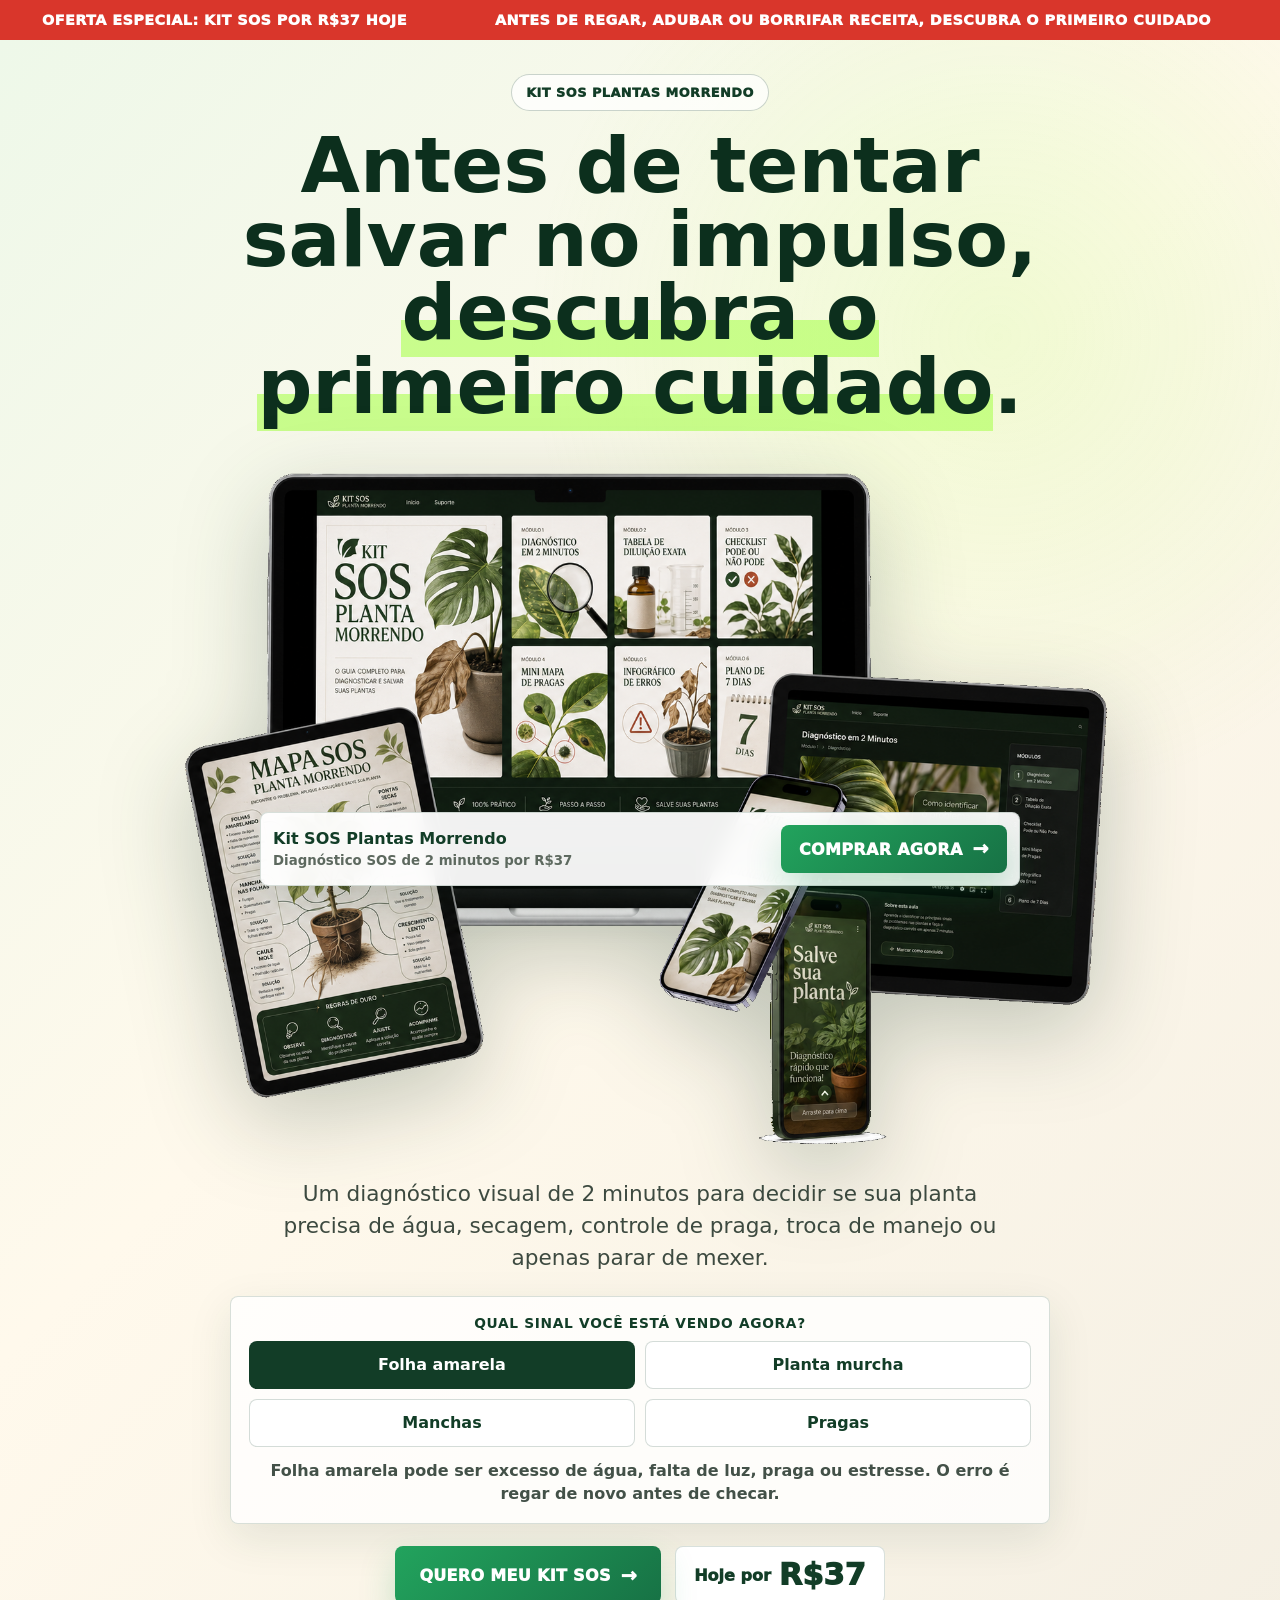
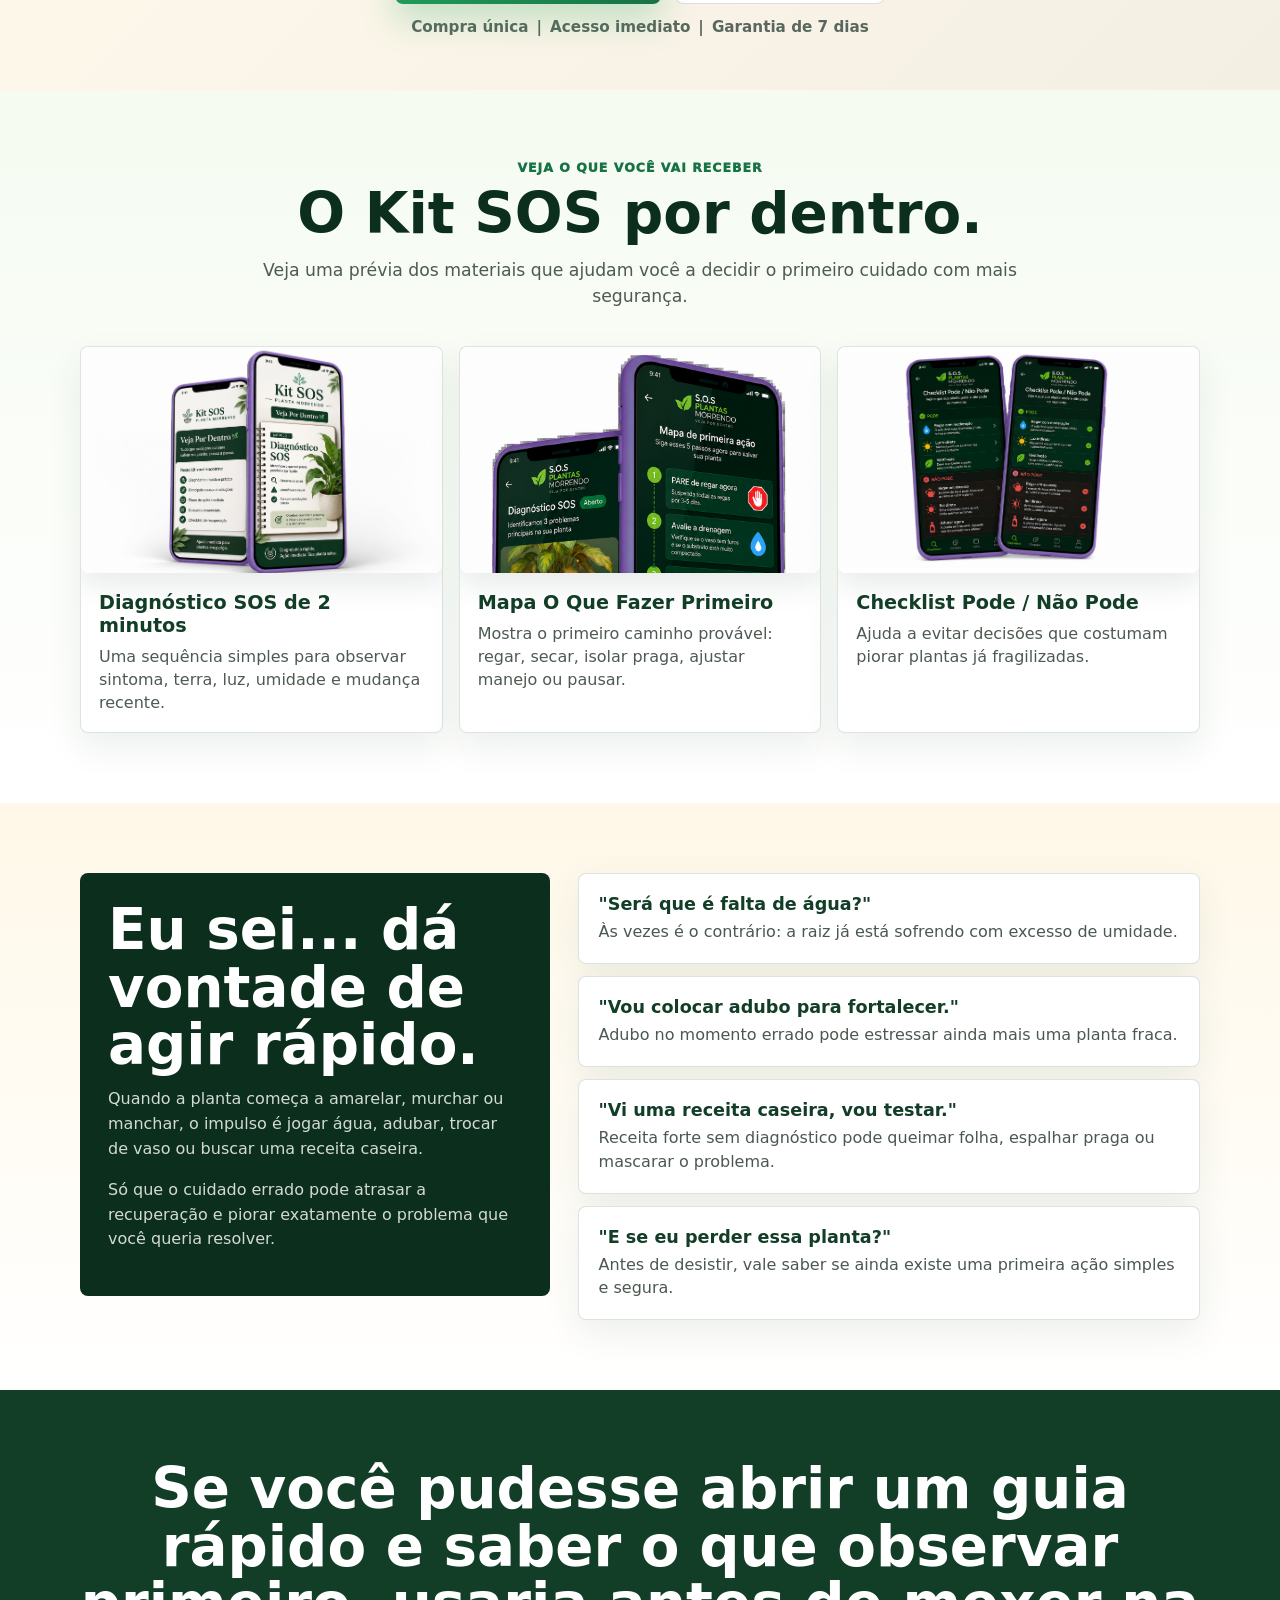
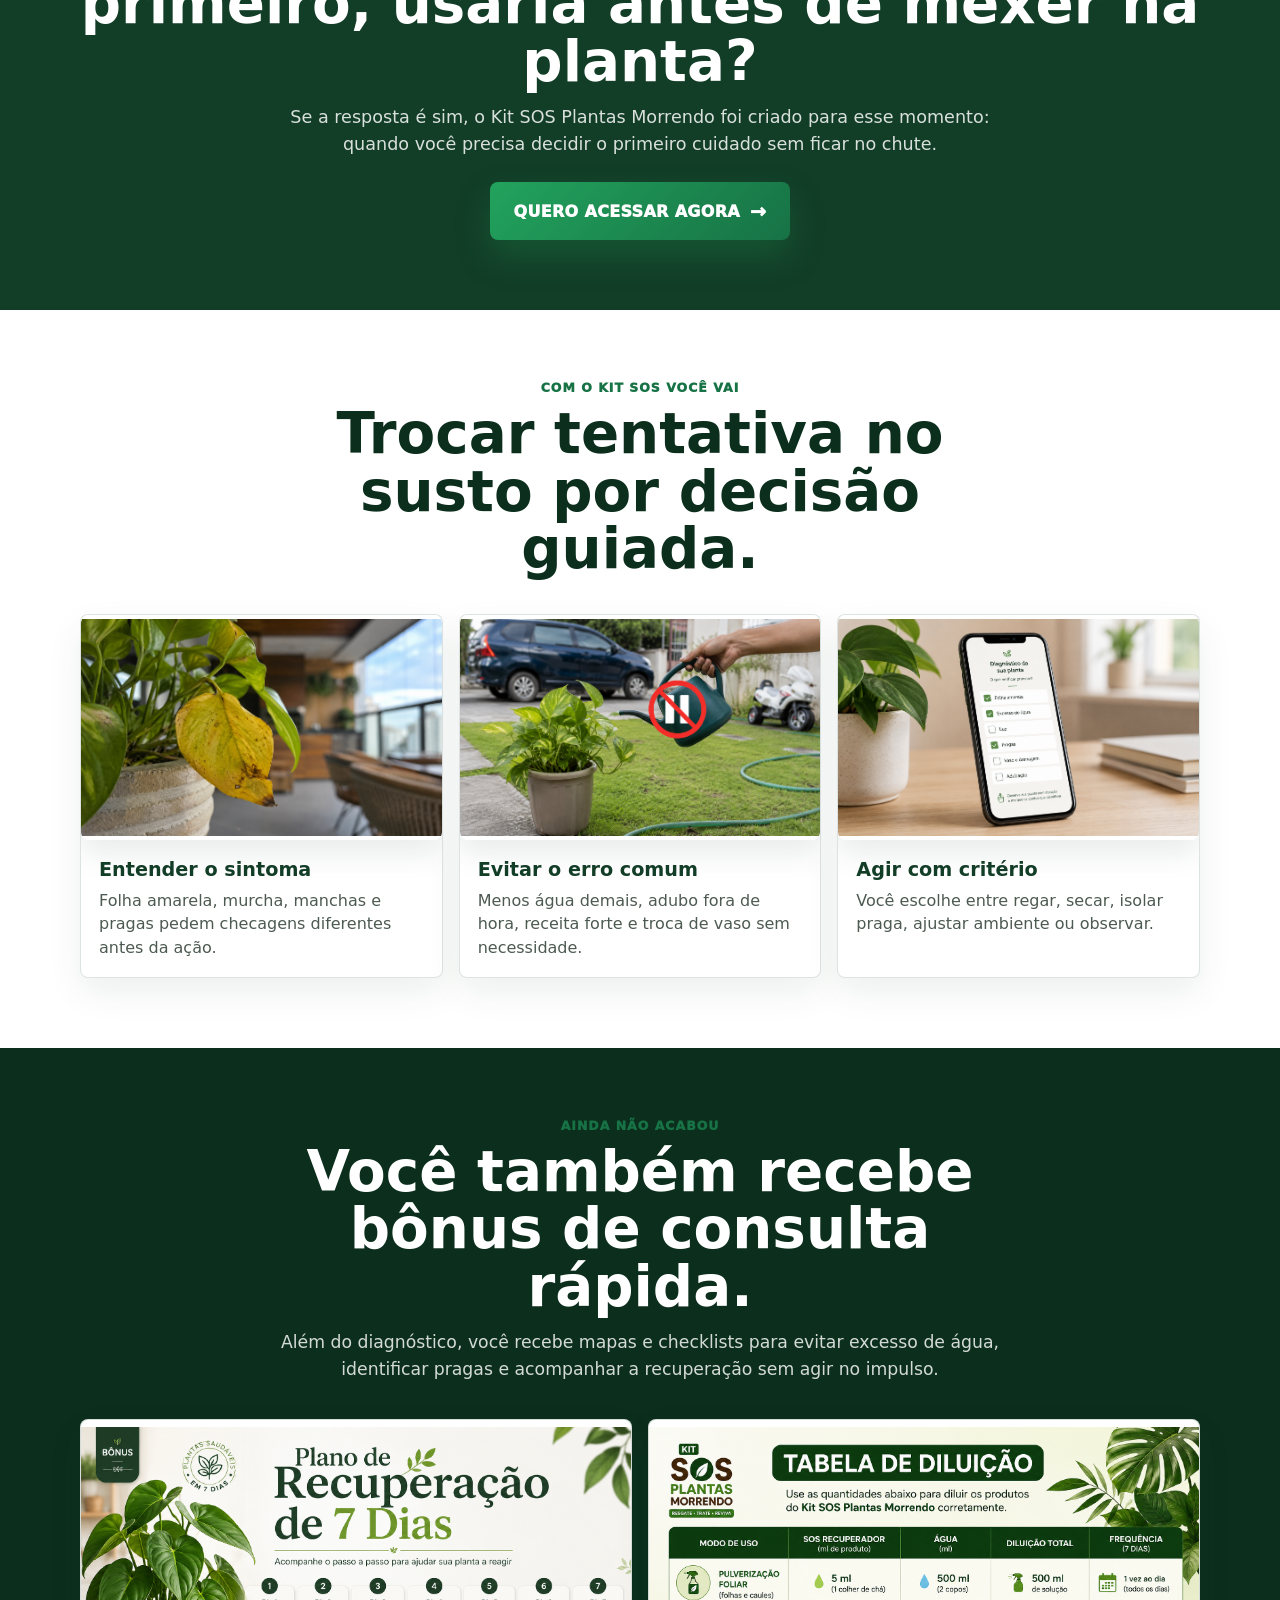
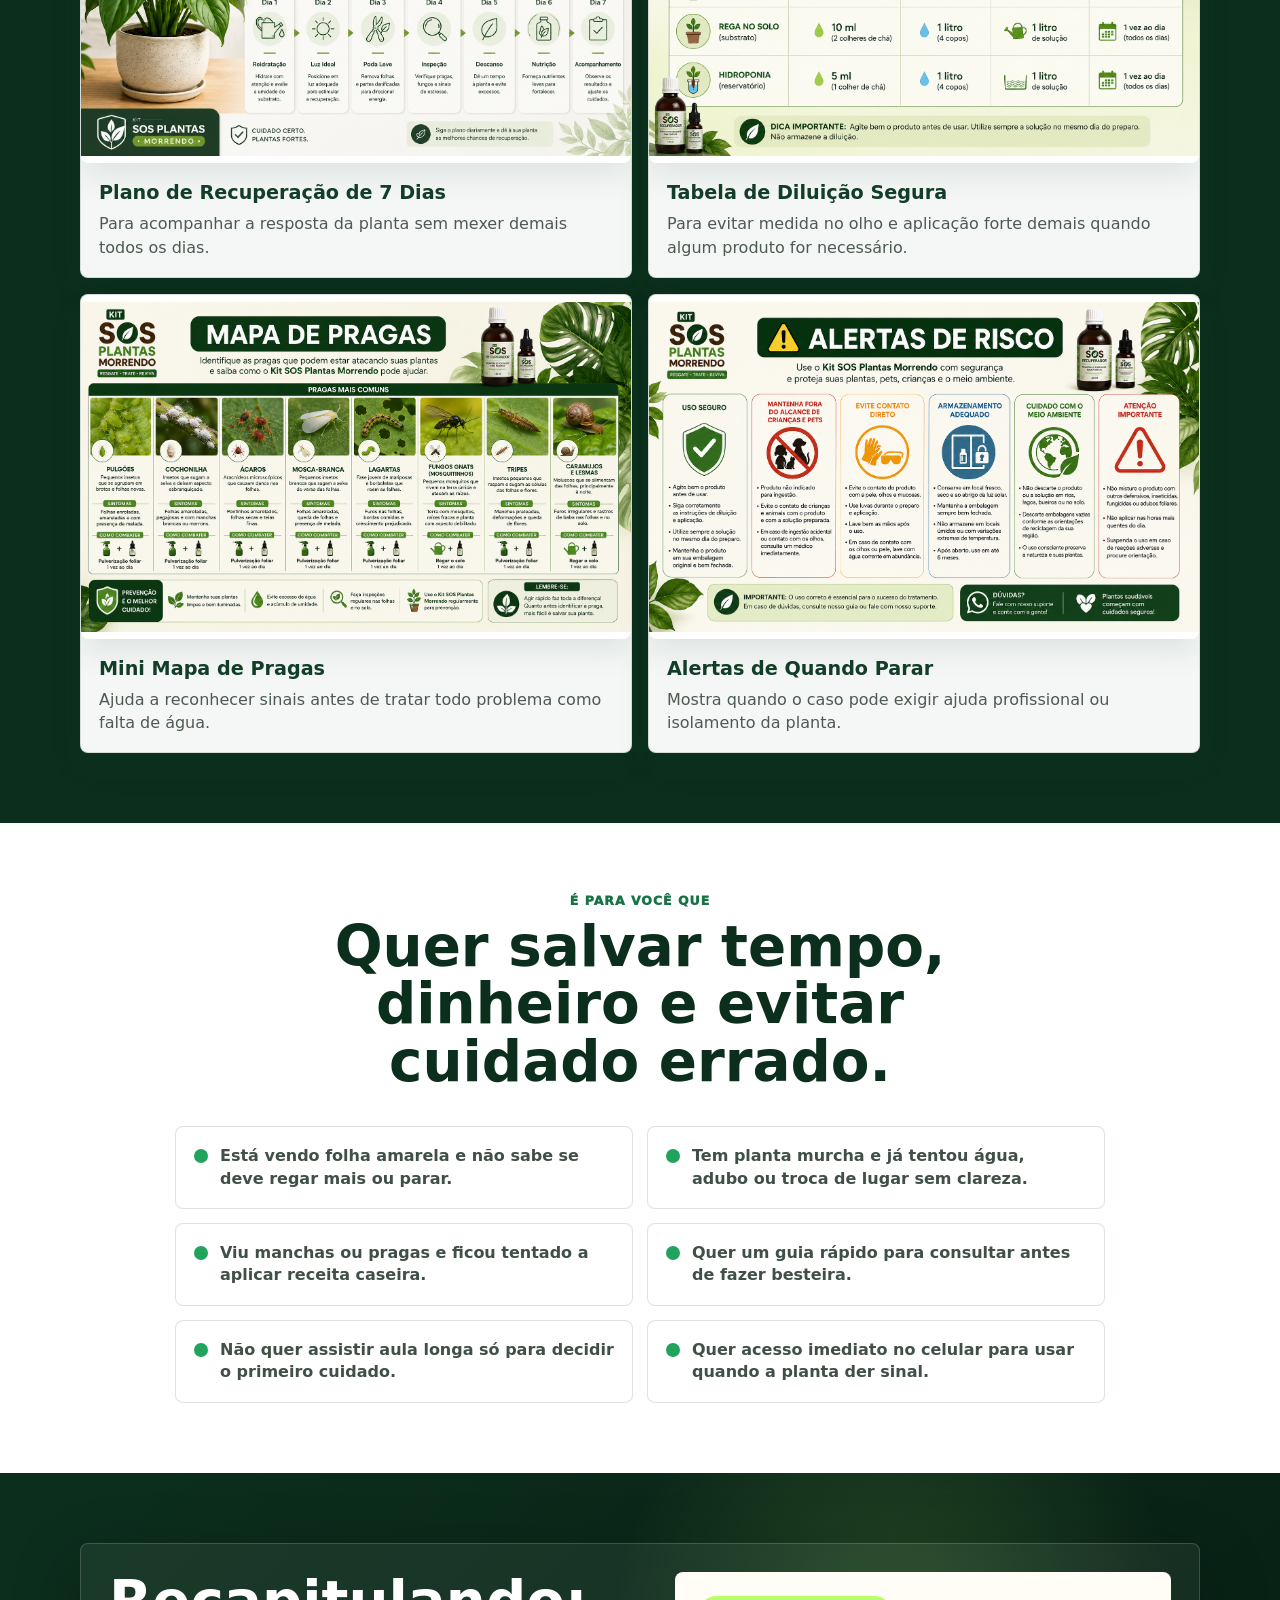
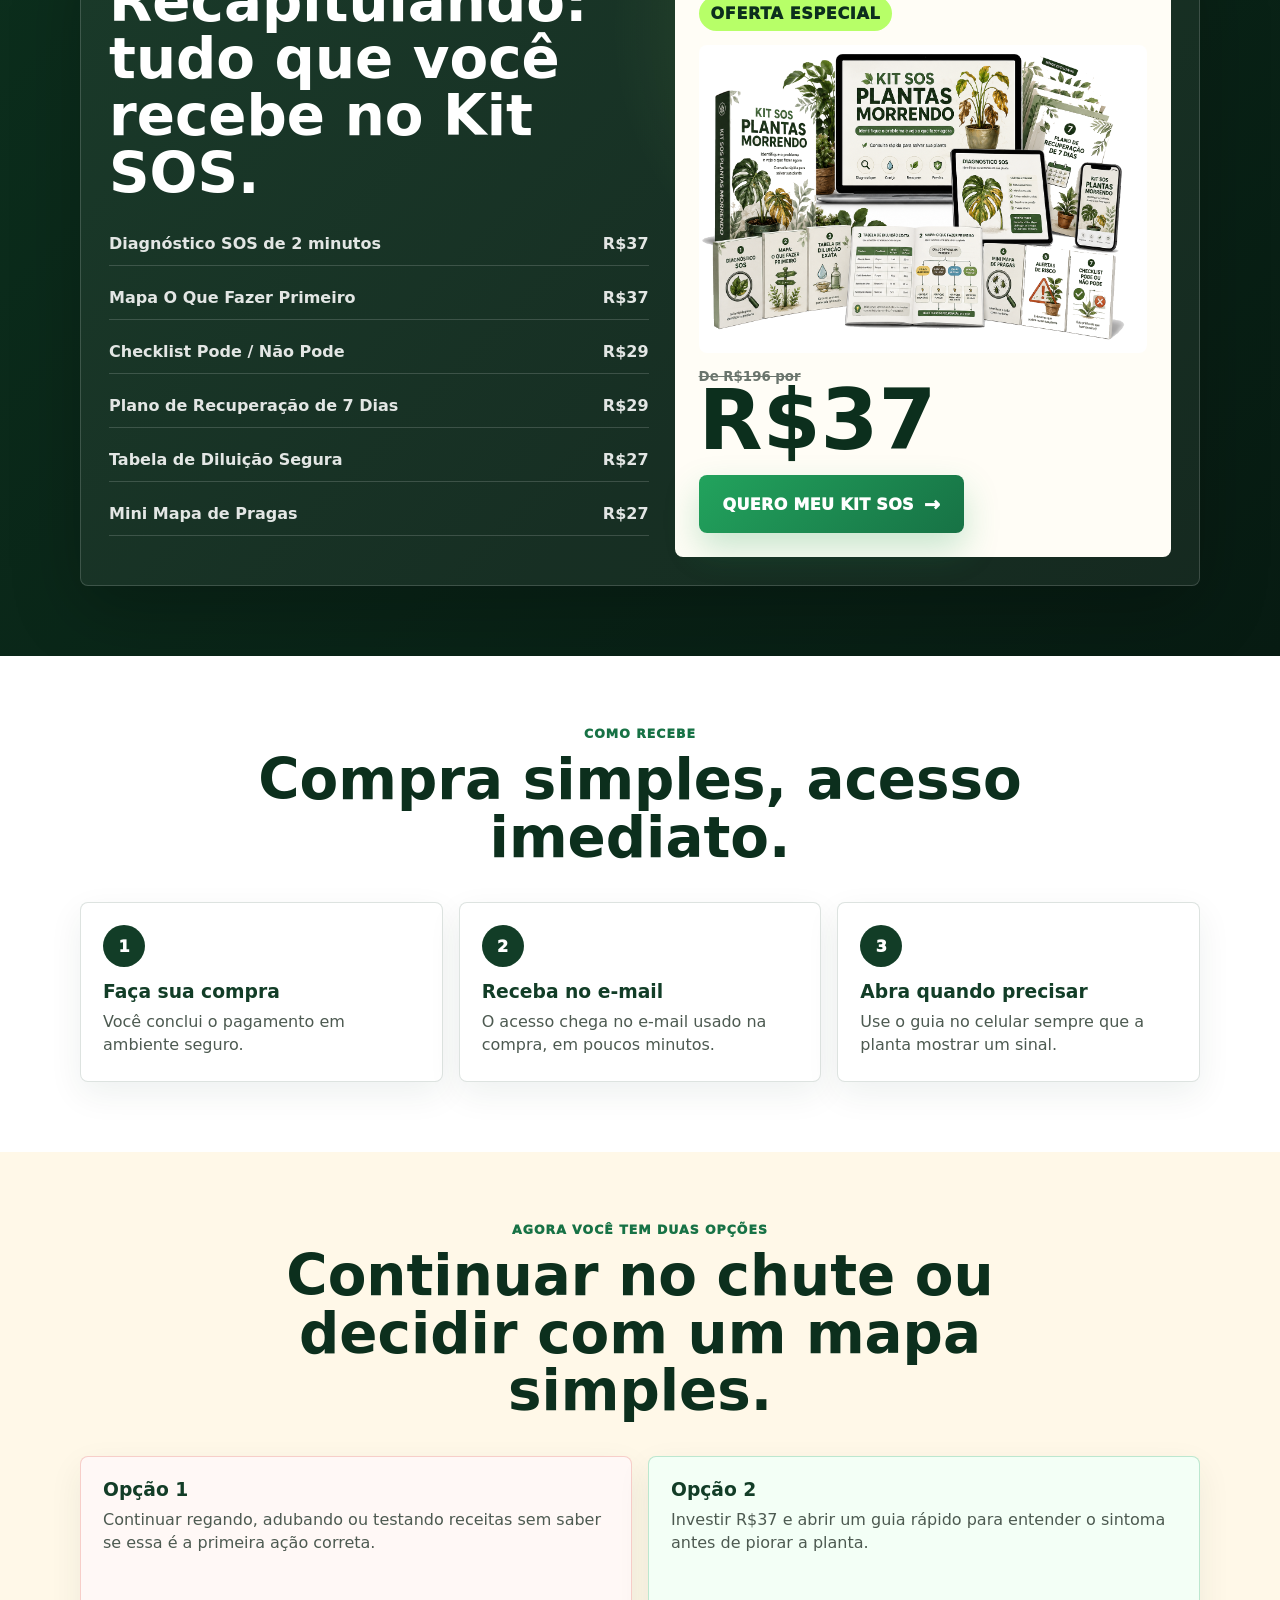
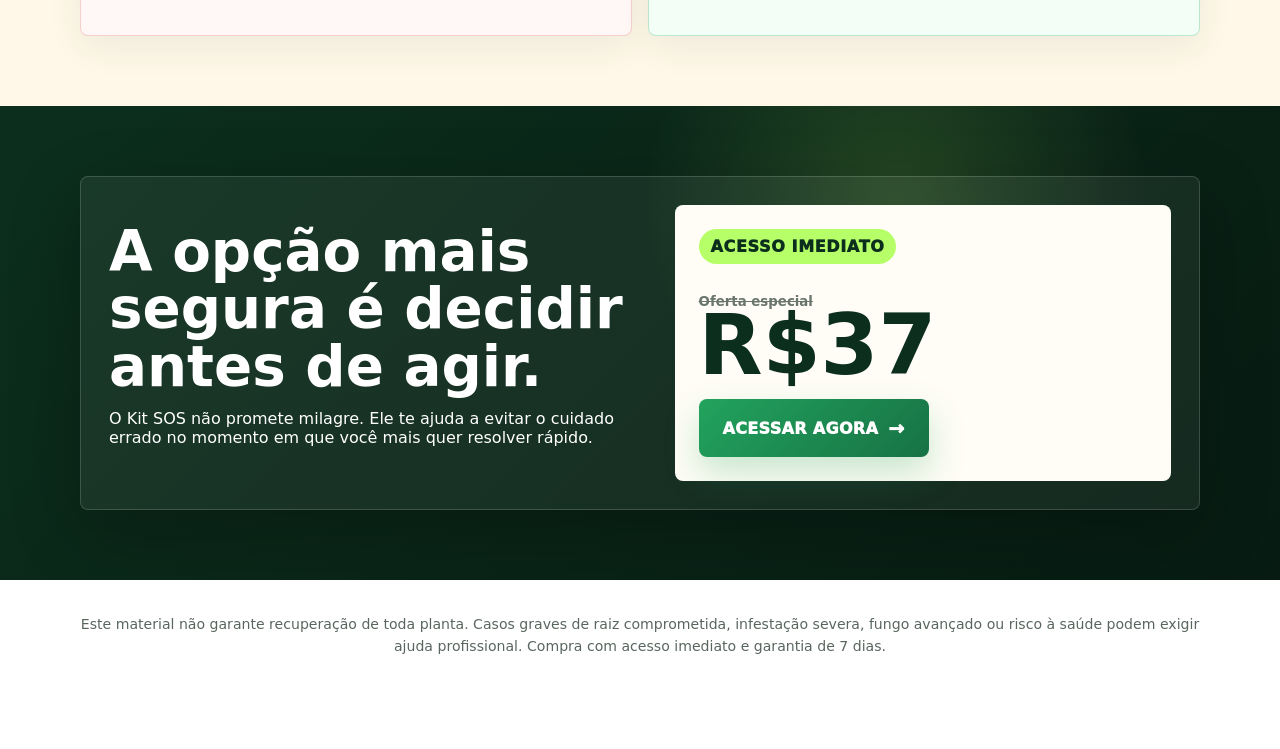
<file: index.html>
<!doctype html>
<html lang="pt-BR">
<head>
  <meta charset="utf-8" />
  <meta name="viewport" content="width=device-width, initial-scale=1" />
  <title>Kit SOS Plantas Morrendo | Diagnóstico SOS de 2 minutos</title>
  <meta name="description" content="Descubra o primeiro cuidado antes de piorar sua planta." />
  <style>
    :root {
      --green-950: #0c2f1d;
      --green-900: #123d27;
      --green-700: #177245;
      --green-500: #22a35d;
      --lime: #b7ff68;
      --cream: #fff8e8;
      --paper: #fffdf6;
      --sand: #eadcc4;
      --red: #d9362b;
      --yellow: #f7c948;
      --ink: #18231b;
      --muted: #657166;
      --line: rgba(12, 47, 29, .16);
      --shadow: 0 22px 70px rgba(12, 47, 29, .16);
      --radius: 8px;
      font-family: Inter, ui-sans-serif, system-ui, -apple-system, BlinkMacSystemFont, "Segoe UI", sans-serif;
    }

    * { box-sizing: border-box; }
    html { scroll-behavior: smooth; }
    body {
      margin: 0;
      color: var(--ink);
      background: var(--paper);
    }

    a { color: inherit; text-decoration: none; }
    button { font: inherit; }
    img { max-width: 100%; display: block; }

    .ticker {
      overflow: hidden;
      background: var(--red);
      color: #fff;
      font-size: .9rem;
      font-weight: 950;
      text-transform: uppercase;
      letter-spacing: .03em;
      white-space: nowrap;
    }

    .ticker-track {
      display: inline-flex;
      gap: 46px;
      min-width: 200%;
      padding: 12px 0;
      animation: ticker 25s linear infinite;
    }

    .ticker span { padding-left: 42px; }

    @keyframes ticker {
      from { transform: translateX(0); }
      to { transform: translateX(-50%); }
    }

    .wrap {
      width: min(1120px, calc(100% - 32px));
      margin: 0 auto;
    }

    .hero {
      overflow: hidden;
      background:
        radial-gradient(circle at 78% 18%, rgba(183, 255, 104, .20), transparent 28%),
        linear-gradient(135deg, #eef8e9 0%, #fff9ec 45%, #f4efe3 100%);
      padding: 34px 0 54px;
    }

    .hero-grid {
      display: grid;
      grid-template-columns: 1fr;
      gap: 24px;
      align-items: center;
      justify-items: center;
      text-align: center;
    }

    .hero-copy,
    .hero-action {
      width: min(820px, 100%);
    }

    .eyebrow {
      display: inline-flex;
      align-items: center;
      gap: 10px;
      padding: 10px 14px;
      border-radius: 999px;
      color: var(--green-900);
      border: 1px solid rgba(18, 61, 39, .22);
      background: rgba(255, 255, 255, .74);
      font-weight: 950;
      text-transform: uppercase;
      letter-spacing: .04em;
      font-size: .8rem;
    }

    h1, h2, h3, p { margin-top: 0; }

    h1 {
      margin: 18px 0 18px;
      max-width: 820px;
      font-size: clamp(2.45rem, 6vw, 5rem);
      line-height: .96;
      letter-spacing: 0;
      color: var(--green-950);
    }

    .highlight {
      display: inline;
      background: linear-gradient(transparent 58%, rgba(183, 255, 104, .72) 58%);
    }

    .hero-lead {
      color: #3d4a40;
      font-size: clamp(1.05rem, 2.2vw, 1.35rem);
      line-height: 1.48;
      max-width: 720px;
      margin: 0 auto 22px;
    }

    .hero-question {
      border: 1px solid rgba(18, 61, 39, .16);
      border-radius: var(--radius);
      background: rgba(255, 255, 255, .78);
      box-shadow: 0 14px 44px rgba(18, 61, 39, .10);
      padding: 18px;
      margin-bottom: 22px;
    }

    .hero-question strong {
      display: block;
      color: var(--green-900);
      margin-bottom: 10px;
      text-transform: uppercase;
      font-size: .86rem;
      letter-spacing: .05em;
    }

    .diagnostic-tabs {
      display: grid;
      grid-template-columns: repeat(2, 1fr);
      gap: 10px;
      margin-bottom: 12px;
    }

    .diagnostic-tabs button {
      min-height: 48px;
      border: 1px solid rgba(18, 61, 39, .18);
      border-radius: var(--radius);
      background: #fff;
      color: var(--green-900);
      font-weight: 900;
      cursor: pointer;
      transition: transform .18s ease, background .18s ease, color .18s ease;
    }

    .diagnostic-tabs button:hover { transform: translateY(-2px); }
    .diagnostic-tabs button.active {
      background: var(--green-900);
      color: #fff;
    }

    .diagnostic-answer {
      margin: 0;
      color: #435148;
      line-height: 1.45;
      font-weight: 650;
    }

    .mobile-diagnostic-answer {
      display: none;
    }

    .cta-row {
      display: flex;
      align-items: center;
      justify-content: center;
      gap: 14px;
      flex-wrap: wrap;
    }

    .btn {
      position: relative;
      isolation: isolate;
      overflow: hidden;
      display: inline-flex;
      align-items: center;
      justify-content: center;
      gap: 10px;
      min-height: 58px;
      padding: 0 24px;
      border: 0;
      border-radius: var(--radius);
      background: linear-gradient(135deg, var(--green-500), var(--green-700));
      color: #fff;
      font-weight: 1000;
      text-transform: uppercase;
      letter-spacing: .02em;
      box-shadow: 0 16px 34px rgba(34, 163, 93, .25);
      cursor: pointer;
      transform: translateY(0);
      transition:
        transform .18s ease,
        filter .18s ease,
        box-shadow .18s ease;
      animation: ctaPulse 2.8s ease-in-out infinite;
    }

    .btn::before {
      content: "";
      position: absolute;
      inset: -35% -55%;
      z-index: 0;
      background: linear-gradient(
        105deg,
        transparent 35%,
        rgba(255, 255, 255, .18) 46%,
        rgba(255, 255, 255, .42) 50%,
        rgba(255, 255, 255, .18) 54%,
        transparent 65%
      );
      transform: translateX(-80%) rotate(8deg);
      animation: ctaShine 3.4s linear infinite;
      pointer-events: none;
    }

    .btn::after {
      content: "\2192";
      position: relative;
      z-index: 1;
      font-size: 1.2em;
      line-height: 1;
      transform: translateX(0);
      transition: transform .18s ease;
    }

    .btn:hover {
      filter: brightness(1.06);
      transform: translateY(-2px);
      box-shadow: 0 22px 42px rgba(34, 163, 93, .34);
    }

    .btn:hover::after {
      transform: translateX(4px);
    }

    .btn:active {
      transform: translateY(0) scale(.98);
      box-shadow: 0 12px 24px rgba(34, 163, 93, .24);
    }

    @keyframes ctaPulse {
      0%, 100% {
        box-shadow: 0 16px 34px rgba(34, 163, 93, .25);
      }
      50% {
        box-shadow: 0 18px 42px rgba(183, 255, 104, .32);
      }
    }

    @keyframes ctaShine {
      0% { transform: translateX(-85%) rotate(8deg); }
      48%, 100% { transform: translateX(85%) rotate(8deg); }
    }

    @media (prefers-reduced-motion: reduce) {
      .btn,
      .btn::before {
        animation: none;
      }
    }

    .price-pill {
      display: inline-flex;
      align-items: center;
      gap: 8px;
      min-height: 58px;
      padding: 0 18px;
      border: 1px solid rgba(18, 61, 39, .16);
      border-radius: var(--radius);
      background: #fff;
      color: var(--green-900);
      font-weight: 950;
    }

    .price-pill span {
      font-size: 1.9rem;
      line-height: 1;
    }

    .trust-line {
      display: flex;
      gap: 8px;
      flex-wrap: wrap;
      justify-content: center;
      margin-top: 14px;
      color: #5a675e;
      font-weight: 780;
      font-size: .95rem;
    }

    .hero-visual {
      position: relative;
      width: min(940px, 100%);
      display: grid;
      place-items: center;
    }

    .mockup-placeholder {
      width: 100%;
      border-radius: var(--radius);
      overflow: hidden;
      filter: drop-shadow(0 28px 46px rgba(12, 47, 29, .24));
    }

    .hero-mockup-img {
      width: 100%;
      height: auto;
      display: block;
    }

    .floating-chip {
      position: absolute;
      width: min(220px, 42vw);
      padding: 14px;
      border-radius: var(--radius);
      background: rgba(255, 255, 255, .94);
      border: 1px solid rgba(18, 61, 39, .14);
      box-shadow: 0 14px 40px rgba(18, 61, 39, .12);
      color: var(--green-900);
      font-weight: 900;
      line-height: 1.2;
    }

    .chip-1 { top: 36px; left: 0; }
    .chip-2 { top: 90px; right: 0; }
    .chip-3 { bottom: 68px; left: 20px; }
    .chip-4 { bottom: 28px; right: 12px; }

    section { padding: 70px 0; }

    .section-head {
      text-align: center;
      max-width: 780px;
      margin: 0 auto 36px;
    }

    .tag {
      color: var(--green-700);
      text-transform: uppercase;
      font-weight: 1000;
      letter-spacing: .08em;
      font-size: .78rem;
      margin-bottom: 10px;
    }

    h2 {
      font-size: clamp(2rem, 4.4vw, 4rem);
      line-height: 1.02;
      letter-spacing: 0;
      color: var(--green-950);
      margin-bottom: 14px;
    }

    .section-head p {
      color: #4d5b52;
      line-height: 1.55;
      font-size: 1.08rem;
    }

    .proof {
      background: #fff;
    }

    .proof-grid {
      display: grid;
      grid-template-columns: repeat(3, 1fr);
      gap: 16px;
    }

    .image-placeholder,
    .mini-placeholder {
      display: grid;
      place-items: center;
      min-height: 220px;
      border: 2px dashed rgba(18, 61, 39, .28);
      border-radius: var(--radius);
      background: #f8fbf3;
      color: var(--green-900);
      text-align: center;
      padding: 18px;
      font-weight: 950;
      line-height: 1.25;
    }

    .image-placeholder.has-image,
    .mini-placeholder.has-image {
      min-height: 0;
      padding: 0;
      border: 0;
      overflow: hidden;
      background: #fff;
      box-shadow: 0 12px 30px rgba(18, 61, 39, .10);
    }

    .image-placeholder.has-image {
      aspect-ratio: 16 / 10;
    }

    .mini-placeholder.has-image {
      aspect-ratio: 16 / 10;
    }

    .image-placeholder.has-image img,
    .mini-placeholder.has-image img {
      width: 100%;
      height: 100%;
      object-fit: contain;
      display: block;
      background: #fff;
    }

    .mini-placeholder { min-height: 110px; }

    .pain {
      background:
        linear-gradient(180deg, var(--cream), #fff);
    }

    .pain-grid {
      display: grid;
      grid-template-columns: .86fr 1.14fr;
      gap: 28px;
      align-items: start;
    }

    .pain-card {
      border-radius: var(--radius);
      background: var(--green-950);
      color: #fff;
      padding: 28px;
      position: sticky;
      top: 22px;
    }

    .pain-card h2 { color: #fff; }
    .pain-card p {
      color: rgba(255, 255, 255, .82);
      line-height: 1.55;
    }

    .thoughts {
      display: grid;
      gap: 12px;
    }

    .thought {
      border: 1px solid rgba(18, 61, 39, .14);
      border-radius: var(--radius);
      background: #fff;
      padding: 20px;
      box-shadow: 0 12px 36px rgba(18, 61, 39, .08);
    }

    .thought strong {
      display: block;
      color: var(--green-900);
      margin-bottom: 6px;
      font-size: 1.1rem;
    }

    .thought p {
      margin: 0;
      color: #4b584f;
      line-height: 1.45;
    }

    .yes-block {
      background: var(--green-900);
      color: #fff;
      text-align: center;
    }

    .yes-block h2 { color: #fff; }
    .yes-block p {
      color: rgba(255, 255, 255, .84);
      max-width: 760px;
      margin: 0 auto 24px;
      line-height: 1.55;
      font-size: 1.1rem;
    }

    .benefits {
      background: #fff;
    }

    .benefit-grid,
    .deliver-grid {
      display: grid;
      grid-template-columns: repeat(3, 1fr);
      gap: 16px;
    }

    .benefit,
    .deliver,
    .bonus {
      border: 1px solid rgba(18, 61, 39, .14);
      border-radius: var(--radius);
      background: #fff;
      box-shadow: 0 14px 34px rgba(18, 61, 39, .08);
      overflow: hidden;
    }

    .benefit .body,
    .deliver .body,
    .bonus .body {
      padding: 18px;
    }

    .benefit h3,
    .deliver h3,
    .bonus h3 {
      color: var(--green-900);
      margin-bottom: 8px;
      font-size: 1.2rem;
    }

    .benefit p,
    .deliver p,
    .bonus p {
      color: #4d5a51;
      line-height: 1.45;
      margin: 0;
    }

    .deliverables {
      background: linear-gradient(180deg, #f5fbf1, #fff);
    }

    .more {
      background: var(--green-950);
      color: #fff;
    }

    .more h2 { color: #fff; }
    .more .section-head p { color: rgba(255, 255, 255, .82); }

    .bonus-grid {
      display: grid;
      grid-template-columns: repeat(2, 1fr);
      gap: 16px;
    }

    .bonus {
      background: rgba(255, 255, 255, .96);
    }

    .who {
      background: #fff;
    }

    .who-list {
      display: grid;
      grid-template-columns: repeat(2, 1fr);
      gap: 14px;
      max-width: 930px;
      margin: 0 auto;
    }

    .who-item {
      display: flex;
      gap: 12px;
      align-items: flex-start;
      border: 1px solid rgba(18, 61, 39, .14);
      border-radius: var(--radius);
      padding: 18px;
      background: #fff;
      color: #405047;
      font-weight: 760;
      line-height: 1.4;
    }

    .who-item::before {
      content: "";
      width: 14px;
      height: 14px;
      border-radius: 50%;
      background: var(--green-500);
      margin-top: 4px;
      flex: 0 0 auto;
    }

    .offer {
      background:
        radial-gradient(circle at 70% 20%, rgba(183, 255, 104, .16), transparent 26%),
        linear-gradient(135deg, var(--green-950), #071b12);
      color: #fff;
    }

    .offer-box {
      display: grid;
      grid-template-columns: 1fr .92fr;
      gap: 26px;
      align-items: center;
      border: 1px solid rgba(255, 255, 255, .16);
      border-radius: var(--radius);
      background: rgba(255, 255, 255, .06);
      padding: 28px;
      box-shadow: 0 22px 70px rgba(0, 0, 0, .24);
    }

    .offer h2 { color: #fff; }

    .value-stack {
      display: grid;
      gap: 10px;
      margin: 20px 0;
    }

    .value-row {
      display: grid;
      grid-template-columns: 1fr auto;
      gap: 12px;
      padding: 12px 0;
      border-bottom: 1px solid rgba(255, 255, 255, .16);
      color: rgba(255, 255, 255, .88);
      font-weight: 780;
    }

    .offer-card {
      background: var(--paper);
      color: var(--ink);
      border-radius: var(--radius);
      padding: 24px;
    }

    .offer-card .image-placeholder.has-image {
      aspect-ratio: 1511 / 1041;
      background: transparent;
      box-shadow: none;
    }

    .approved {
      display: inline-flex;
      align-items: center;
      padding: 8px 12px;
      border-radius: 999px;
      background: var(--lime);
      color: var(--green-950);
      text-transform: uppercase;
      font-weight: 1000;
      letter-spacing: .04em;
      margin-bottom: 14px;
    }

    .price {
      color: var(--green-950);
      margin: 16px 0;
    }

    .price small {
      display: block;
      color: #6a756d;
      font-weight: 850;
      text-decoration: line-through;
    }

    .price strong {
      display: block;
      font-size: clamp(3rem, 8vw, 5.2rem);
      line-height: .9;
    }

    .access {
      background: #fff;
    }

    .access-grid,
    .choice-grid {
      display: grid;
      grid-template-columns: repeat(3, 1fr);
      gap: 16px;
    }

    .access-card,
    .choice-card {
      border: 1px solid rgba(18, 61, 39, .14);
      border-radius: var(--radius);
      background: #fff;
      padding: 22px;
      min-height: 180px;
      box-shadow: 0 12px 34px rgba(18, 61, 39, .07);
    }

    .access-card .num {
      display: grid;
      width: 42px;
      height: 42px;
      place-items: center;
      border-radius: 50%;
      background: var(--green-900);
      color: #fff;
      font-weight: 1000;
      margin-bottom: 14px;
    }

    .access-card h3,
    .choice-card h3 {
      color: var(--green-900);
      margin-bottom: 8px;
    }

    .access-card p,
    .choice-card p {
      color: #4d5a51;
      line-height: 1.45;
      margin: 0;
    }

    .choices {
      background: var(--cream);
    }

    .choice-grid {
      grid-template-columns: repeat(2, 1fr);
    }

    .choice-card.bad {
      border-color: rgba(217, 54, 43, .22);
      background: #fff8f6;
    }

    .choice-card.good {
      border-color: rgba(34, 163, 93, .26);
      background: #f3fff6;
    }

    .footer-note {
      padding: 34px 0 92px;
      color: #59665e;
      background: #fff;
      font-size: .88rem;
      line-height: 1.5;
      text-align: center;
    }

    .sticky {
      position: fixed;
      z-index: 20;
      left: 50%;
      bottom: 14px;
      width: min(760px, calc(100% - 24px));
      transform: translateX(-50%);
      display: grid;
      grid-template-columns: 1fr auto;
      gap: 14px;
      align-items: center;
      padding: 12px;
      border: 1px solid rgba(18, 61, 39, .16);
      border-radius: var(--radius);
      background: rgba(255, 255, 255, .94);
      box-shadow: 0 18px 48px rgba(12, 47, 29, .18);
      backdrop-filter: blur(10px);
    }

    .sticky strong {
      display: block;
      color: var(--green-900);
      margin-bottom: 2px;
    }

    .sticky small {
      color: #5d695f;
      font-weight: 760;
    }

    .sticky .btn { min-height: 48px; padding: 0 18px; }

    .purchase-pop {
      position: fixed;
      z-index: 21;
      left: 18px;
      bottom: 102px;
      width: min(360px, calc(100% - 36px));
      display: grid;
      grid-template-columns: 46px 1fr auto;
      gap: 12px;
      align-items: center;
      padding: 12px;
      border: 1px solid rgba(18, 61, 39, .14);
      border-radius: var(--radius);
      background: rgba(255, 255, 255, .96);
      box-shadow: 0 18px 48px rgba(12, 47, 29, .18);
      backdrop-filter: blur(12px);
      transform: translateY(18px);
      opacity: 0;
      pointer-events: none;
      transition: transform .28s ease, opacity .28s ease;
    }

    .purchase-pop.show {
      transform: translateY(0);
      opacity: 1;
      pointer-events: auto;
    }

    .purchase-icon {
      display: grid;
      place-items: center;
      width: 46px;
      height: 46px;
      border-radius: 50%;
      background: linear-gradient(135deg, var(--green-500), var(--green-700));
      color: #fff;
      font-weight: 1000;
      box-shadow: 0 10px 24px rgba(34, 163, 93, .24);
    }

    .purchase-copy strong {
      display: block;
      color: var(--green-950);
      line-height: 1.15;
      margin-bottom: 3px;
    }

    .purchase-copy span {
      display: block;
      color: #5c685f;
      font-size: .88rem;
      font-weight: 750;
      line-height: 1.25;
    }

    .purchase-close {
      width: 30px;
      height: 30px;
      border: 0;
      border-radius: 50%;
      background: #eef5ea;
      color: var(--green-900);
      cursor: pointer;
      font-weight: 1000;
    }

    @media (max-width: 940px) {
      .pain-grid,
      .offer-box {
        grid-template-columns: 1fr;
      }

      .proof-grid,
      .benefit-grid,
      .deliver-grid,
      .access-grid {
        grid-template-columns: 1fr;
      }
    }

    @media (max-width: 680px) {
      .wrap { width: min(100% - 22px, 1120px); }
      .hero { padding-top: 26px; }
      h1 { font-size: clamp(2.5rem, 12vw, 4.1rem); }
      .diagnostic-tabs,
      .bonus-grid,
      .who-list,
      .choice-grid {
        grid-template-columns: 1fr;
      }
      .diagnostic-tabs {
        margin-bottom: 0;
      }
      .diagnostic-answer {
        display: none;
      }
      .mobile-diagnostic-answer {
        display: none;
        margin: -2px 0 4px;
        padding: 12px;
        border: 1px solid rgba(18, 61, 39, .12);
        border-radius: var(--radius);
        background: #f6fbf2;
        color: #435148;
        line-height: 1.45;
        font-weight: 650;
        text-align: left;
      }
      .mobile-diagnostic-answer.active {
        display: block;
      }
      .cta-row { display: grid; }
      .btn, .price-pill { width: 100%; }
      .mockup-placeholder {
        width: min(100%, 420px);
      }
      .floating-chip {
        position: absolute;
        width: min(168px, 45vw);
        padding: 10px;
        font-size: .78rem;
      }
      .chip-1 { top: 24px; left: 0; }
      .chip-2 { top: 78px; right: 0; }
      .chip-3 { bottom: 86px; left: 4px; }
      .chip-4 { bottom: 28px; right: 0; }
      section { padding: 54px 0; }
      .sticky { grid-template-columns: 1fr; }
      .purchase-pop {
        left: 12px;
        bottom: 142px;
        width: calc(100% - 24px);
      }
    }
  </style>
    <script src="tracking.js?v=20260615-events-fix1"></script>
</head>
<body>
  <noscript>
    <img height="1" width="1" style="display:none" alt=""
      src="https://www.facebook.com/tr?id=1805622896407631&ev=PageView&noscript=1" />
  </noscript>
  <div class="ticker">
    <div class="ticker-track">
      <span>Oferta especial: Kit SOS por R$37 hoje</span>
      <span>Antes de regar, adubar ou borrifar receita, descubra o primeiro cuidado</span>
      <span>Acesso imediato e garantia de 7 dias</span>
      <span>Oferta especial: Kit SOS por R$37 hoje</span>
      <span>Antes de regar, adubar ou borrifar receita, descubra o primeiro cuidado</span>
      <span>Acesso imediato e garantia de 7 dias</span>
    </div>
  </div>

  <header class="hero">
    <div class="wrap hero-grid">
      <div class="hero-copy">
        <span class="eyebrow">Kit SOS Plantas Morrendo</span>
        <h1>Antes de tentar salvar no impulso, <span class="highlight">descubra o primeiro cuidado</span>.</h1>
      </div>

      <div class="hero-visual">
        <div class="mockup-placeholder">
          <img class="hero-mockup-img" src="assets/kit-sos-hero-mockup-transparent.png" alt="Mockup do Kit SOS Plantas Morrendo com celular, páginas do diagnóstico e materiais de apoio" />
        </div>
      </div>

      <div class="hero-action">
        <p class="hero-lead">
          Um diagnóstico visual de 2 minutos para decidir se sua planta precisa de água,
          secagem, controle de praga, troca de manejo ou apenas parar de mexer.
        </p>

        <div class="hero-question">
          <strong>Qual sinal você está vendo agora?</strong>
          <div class="diagnostic-tabs">
            <button class="active" type="button" data-signal="yellow">Folha amarela</button>
            <p class="mobile-diagnostic-answer active" data-mobile-answer="yellow"></p>
            <button type="button" data-signal="wilted">Planta murcha</button>
            <p class="mobile-diagnostic-answer" data-mobile-answer="wilted"></p>
            <button type="button" data-signal="spots">Manchas</button>
            <p class="mobile-diagnostic-answer" data-mobile-answer="spots"></p>
            <button type="button" data-signal="pests">Pragas</button>
            <p class="mobile-diagnostic-answer" data-mobile-answer="pests"></p>
          </div>
          <p class="diagnostic-answer" id="diagnostic-answer">
            Folha amarela pode ser excesso de água, falta de luz, praga ou estresse. O erro é regar de novo antes de checar.
          </p>
        </div>

        <div class="cta-row">
          <a class="btn checkout-link" href="https://pay.hotmart.com/I105969372T?checkoutMode=10" data-checkout-source="hero">Quero meu Kit SOS</a>
          <div class="price-pill">Hoje por <span>R$37</span></div>
        </div>
        <div class="trust-line">
          <span>Compra única</span>
          <span>|</span>
          <span>Acesso imediato</span>
          <span>|</span>
          <span>Garantia de 7 dias</span>
        </div>
      </div>
    </div>
  </header>

  <section class="proof deliverables">
    <div class="wrap">
      <div class="section-head">
        <div class="tag">Veja o que você vai receber</div>
        <h2>O Kit SOS por dentro.</h2>
        <p>Veja uma prévia dos materiais que ajudam você a decidir o primeiro cuidado com mais segurança.</p>
      </div>
      <div class="deliver-grid">
        <article class="deliver">
          <div class="mini-placeholder has-image">
            <img src="assets/kit-sos-preview-diagnostico.png" alt="Página do Diagnóstico SOS" />
          </div>
          <div class="body">
            <h3>Diagnóstico SOS de 2 minutos</h3>
            <p>Uma sequência simples para observar sintoma, terra, luz, umidade e mudança recente.</p>
          </div>
        </article>
        <article class="deliver">
          <div class="mini-placeholder has-image">
            <img src="assets/kit-sos-preview-mapa-acao.png" alt="Mapa de primeira ação do Kit SOS" />
          </div>
          <div class="body">
            <h3>Mapa O Que Fazer Primeiro</h3>
            <p>Mostra o primeiro caminho provável: regar, secar, isolar praga, ajustar manejo ou pausar.</p>
          </div>
        </article>
        <article class="deliver">
          <div class="mini-placeholder has-image">
            <img src="assets/kit-sos-preview-checklist.png" alt="Checklist Pode e Não Pode do Kit SOS" />
          </div>
          <div class="body">
            <h3>Checklist Pode / Não Pode</h3>
            <p>Ajuda a evitar decisões que costumam piorar plantas já fragilizadas.</p>
          </div>
        </article>
      </div>
    </div>
  </section>

  <section class="pain">
    <div class="wrap pain-grid">
      <div class="pain-card">
        <h2>Eu sei... dá vontade de agir rápido.</h2>
        <p>
          Quando a planta começa a amarelar, murchar ou manchar, o impulso é jogar água,
          adubar, trocar de vaso ou buscar uma receita caseira.
        </p>
        <p>
          Só que o cuidado errado pode atrasar a recuperação e piorar exatamente o problema que você queria resolver.
        </p>
      </div>
      <div class="thoughts">
        <div class="thought">
          <strong>"Será que é falta de água?"</strong>
          <p>Às vezes é o contrário: a raiz já está sofrendo com excesso de umidade.</p>
        </div>
        <div class="thought">
          <strong>"Vou colocar adubo para fortalecer."</strong>
          <p>Adubo no momento errado pode estressar ainda mais uma planta fraca.</p>
        </div>
        <div class="thought">
          <strong>"Vi uma receita caseira, vou testar."</strong>
          <p>Receita forte sem diagnóstico pode queimar folha, espalhar praga ou mascarar o problema.</p>
        </div>
        <div class="thought">
          <strong>"E se eu perder essa planta?"</strong>
          <p>Antes de desistir, vale saber se ainda existe uma primeira ação simples e segura.</p>
        </div>
      </div>
    </div>
  </section>

  <section class="yes-block">
    <div class="wrap">
      <h2>Se você pudesse abrir um guia rápido e saber o que observar primeiro, usaria antes de mexer na planta?</h2>
      <p>
        Se a resposta é sim, o Kit SOS Plantas Morrendo foi criado para esse momento:
        quando você precisa decidir o primeiro cuidado sem ficar no chute.
      </p>
      <a class="btn checkout-link" href="https://pay.hotmart.com/I105969372T?checkoutMode=10" data-checkout-source="yes">Quero acessar agora</a>
    </div>
  </section>

  <section class="benefits">
    <div class="wrap">
      <div class="section-head">
        <div class="tag">Com o Kit SOS você vai</div>
        <h2>Trocar tentativa no susto por decisão guiada.</h2>
      </div>
      <div class="benefit-grid">
        <article class="benefit">
          <div class="mini-placeholder has-image">
            <img src="assets/kit-sos-benefit-folha-amarela.png" alt="Folha amarela em planta dentro de casa" />
          </div>
          <div class="body">
            <h3>Entender o sintoma</h3>
            <p>Folha amarela, murcha, manchas e pragas pedem checagens diferentes antes da ação.</p>
          </div>
        </article>
        <article class="benefit">
          <div class="mini-placeholder has-image">
            <img src="assets/kit-sos-benefit-pausar-rega.png" alt="Pessoa pausando a rega antes de diagnosticar a planta" />
          </div>
          <div class="body">
            <h3>Evitar o erro comum</h3>
            <p>Menos água demais, adubo fora de hora, receita forte e troca de vaso sem necessidade.</p>
          </div>
        </article>
        <article class="benefit">
          <div class="mini-placeholder has-image">
            <img src="assets/kit-sos-benefit-diagnostico-celular.png" alt="Diagnóstico da planta aberto no celular" />
          </div>
          <div class="body">
            <h3>Agir com critério</h3>
            <p>Você escolhe entre regar, secar, isolar praga, ajustar ambiente ou observar.</p>
          </div>
        </article>
      </div>
    </div>
  </section>

  <section class="more">
    <div class="wrap">
      <div class="section-head">
        <div class="tag">Ainda não acabou</div>
        <h2>Você também recebe bônus de consulta rápida.</h2>
        <p>Além do diagnóstico, você recebe mapas e checklists para evitar excesso de água, identificar pragas e acompanhar a recuperação sem agir no impulso.</p>
      </div>
      <div class="bonus-grid">
        <article class="bonus">
          <div class="mini-placeholder has-image">
            <img src="assets/kit-sos-bonus-plano-7-dias.png" alt="Plano de recuperação de 7 dias do Kit SOS" />
          </div>
          <div class="body">
            <h3>Plano de Recuperação de 7 Dias</h3>
            <p>Para acompanhar a resposta da planta sem mexer demais todos os dias.</p>
          </div>
        </article>
        <article class="bonus">
          <div class="mini-placeholder has-image">
            <img src="assets/kit-sos-bonus-tabela-diluicao.png" alt="Tabela de diluição segura do Kit SOS" />
          </div>
          <div class="body">
            <h3>Tabela de Diluição Segura</h3>
            <p>Para evitar medida no olho e aplicação forte demais quando algum produto for necessário.</p>
          </div>
        </article>
        <article class="bonus">
          <div class="mini-placeholder has-image">
            <img src="assets/kit-sos-bonus-mapa-pragas.png" alt="Mini mapa de pragas do Kit SOS" />
          </div>
          <div class="body">
            <h3>Mini Mapa de Pragas</h3>
            <p>Ajuda a reconhecer sinais antes de tratar todo problema como falta de água.</p>
          </div>
        </article>
        <article class="bonus">
          <div class="mini-placeholder has-image">
            <img src="assets/kit-sos-bonus-alertas-risco.png" alt="Alertas de risco para uso seguro do Kit SOS" />
          </div>
          <div class="body">
            <h3>Alertas de Quando Parar</h3>
            <p>Mostra quando o caso pode exigir ajuda profissional ou isolamento da planta.</p>
          </div>
        </article>
      </div>
    </div>
  </section>

  <section class="who">
    <div class="wrap">
      <div class="section-head">
        <div class="tag">É para você que</div>
        <h2>Quer salvar tempo, dinheiro e evitar cuidado errado.</h2>
      </div>
      <div class="who-list">
        <div class="who-item">Está vendo folha amarela e não sabe se deve regar mais ou parar.</div>
        <div class="who-item">Tem planta murcha e já tentou água, adubo ou troca de lugar sem clareza.</div>
        <div class="who-item">Viu manchas ou pragas e ficou tentado a aplicar receita caseira.</div>
        <div class="who-item">Quer um guia rápido para consultar antes de fazer besteira.</div>
        <div class="who-item">Não quer assistir aula longa só para decidir o primeiro cuidado.</div>
        <div class="who-item">Quer acesso imediato no celular para usar quando a planta der sinal.</div>
      </div>
    </div>
  </section>

  <section class="offer" id="oferta">
    <div class="wrap offer-box">
      <div>
        <h2>Recapitulando: tudo que você recebe no Kit SOS.</h2>
        <div class="value-stack">
          <div class="value-row"><span>Diagnóstico SOS de 2 minutos</span><strong>R$37</strong></div>
          <div class="value-row"><span>Mapa O Que Fazer Primeiro</span><strong>R$37</strong></div>
          <div class="value-row"><span>Checklist Pode / Não Pode</span><strong>R$29</strong></div>
          <div class="value-row"><span>Plano de Recuperação de 7 Dias</span><strong>R$29</strong></div>
          <div class="value-row"><span>Tabela de Diluição Segura</span><strong>R$27</strong></div>
          <div class="value-row"><span>Mini Mapa de Pragas</span><strong>R$27</strong></div>
        </div>
      </div>
      <div class="offer-card">
        <span class="approved">Oferta especial</span>
        <div class="image-placeholder has-image">
          <img src="assets/kit-sos-offer-mockup-transparent.png" alt="Mockup final do Kit SOS Plantas Morrendo com módulos e bônus" />
        </div>
        <div class="price">
          <small>De R$196 por</small>
          <strong>R$37</strong>
        </div>
        <a class="btn checkout-link" href="https://pay.hotmart.com/I105969372T?checkoutMode=10" data-checkout-source="offer">Quero meu Kit SOS</a>
      </div>
    </div>
  </section>

  <section class="access">
    <div class="wrap">
      <div class="section-head">
        <div class="tag">Como recebe</div>
        <h2>Compra simples, acesso imediato.</h2>
      </div>
      <div class="access-grid">
        <article class="access-card">
          <div class="num">1</div>
          <h3>Faça sua compra</h3>
          <p>Você conclui o pagamento em ambiente seguro.</p>
        </article>
        <article class="access-card">
          <div class="num">2</div>
          <h3>Receba no e-mail</h3>
          <p>O acesso chega no e-mail usado na compra, em poucos minutos.</p>
        </article>
        <article class="access-card">
          <div class="num">3</div>
          <h3>Abra quando precisar</h3>
          <p>Use o guia no celular sempre que a planta mostrar um sinal.</p>
        </article>
      </div>
    </div>
  </section>

  <section class="choices">
    <div class="wrap">
      <div class="section-head">
        <div class="tag">Agora você tem duas opções</div>
        <h2>Continuar no chute ou decidir com um mapa simples.</h2>
      </div>
      <div class="choice-grid">
        <article class="choice-card bad">
          <h3>Opção 1</h3>
          <p>Continuar regando, adubando ou testando receitas sem saber se essa é a primeira ação correta.</p>
        </article>
        <article class="choice-card good">
          <h3>Opção 2</h3>
          <p>Investir R$37 e abrir um guia rápido para entender o sintoma antes de piorar a planta.</p>
        </article>
      </div>
    </div>
  </section>

  <section class="offer">
    <div class="wrap offer-box">
      <div>
        <h2>A opção mais segura é decidir antes de agir.</h2>
        <p>O Kit SOS não promete milagre. Ele te ajuda a evitar o cuidado errado no momento em que você mais quer resolver rápido.</p>
      </div>
      <div class="offer-card">
        <span class="approved">Acesso imediato</span>
        <div class="price">
          <small>Oferta especial</small>
          <strong>R$37</strong>
        </div>
        <a class="btn checkout-link" href="https://pay.hotmart.com/I105969372T?checkoutMode=10" data-checkout-source="final">Acessar agora</a>
      </div>
    </div>
  </section>

  <footer class="footer-note">
    <div class="wrap">
      Este material não garante recuperação de toda planta. Casos graves de raiz comprometida,
      infestação severa, fungo avançado ou risco à saúde podem exigir ajuda profissional.
      Compra com acesso imediato e garantia de 7 dias.
    </div>
  </footer>

  <div class="sticky">
    <div>
      <strong>Kit SOS Plantas Morrendo</strong>
      <small>Diagnóstico SOS de 2 minutos por R$37</small>
    </div>
    <a class="btn checkout-link" href="https://pay.hotmart.com/I105969372T?checkoutMode=10" data-checkout-source="sticky">Comprar agora</a>
  </div>

  <div class="purchase-pop" id="purchase-pop" aria-live="polite" hidden>
    <div class="purchase-icon">&#10003;</div>
    <div class="purchase-copy">
      <strong id="purchase-pop-title">Compra realizada</strong>
      <span id="purchase-pop-text">Kit SOS Plantas Morrendo</span>
    </div>
    <button class="purchase-close" type="button" aria-label="Fechar aviso de compra">&times;</button>
  </div>

  <script>
    const answers = {
      yellow: 'Folha amarela pode ser excesso de água, falta de luz, praga ou estresse. O erro é regar de novo antes de checar.',
      wilted: 'Planta murcha pode ser sede real, raiz sufocada, calor, solo compactado ou excesso de cuidado. O guia ajuda a separar os sinais.',
      spots: 'Manchas podem vir de fungo, sol, praga, produto forte ou excesso de umidade. Antes de borrifar, observe o padrão.',
      pests: 'Quando há praga, o primeiro passo pode ser isolar, limpar, observar ou tratar. O risco é espalhar antes de identificar.'
    };

    document.querySelectorAll('[data-mobile-answer]').forEach((answer) => {
      answer.textContent = answers[answer.dataset.mobileAnswer];
    });

    document.querySelectorAll('[data-signal]').forEach((button) => {
      button.addEventListener('click', () => {
        document.querySelectorAll('[data-signal]').forEach((item) => item.classList.remove('active'));
        document.querySelectorAll('[data-mobile-answer]').forEach((item) => item.classList.remove('active'));
        button.classList.add('active');
        document.querySelector(`[data-mobile-answer="${button.dataset.signal}"]`)?.classList.add('active');
        document.getElementById('diagnostic-answer').textContent = answers[button.dataset.signal];
        window.dispatchEvent(new CustomEvent('kit-sos-event', {
          detail: {
            eventName: 'ViewContent',
            payload: { content_name: 'signal_' + button.dataset.signal },
            at: new Date().toISOString()
          }
        }));
      });
    });

    const purchasePopup = document.getElementById('purchase-pop');
    const purchaseTitle = document.getElementById('purchase-pop-title');
    const purchaseText = document.getElementById('purchase-pop-text');
    const purchaseClose = purchasePopup?.querySelector('.purchase-close');
    const isLocalPreview = window.location.protocol === 'file:';
    const realPurchaseEvents = Array.isArray(window.KIT_SOS_PURCHASE_EVENTS)
      ? window.KIT_SOS_PURCHASE_EVENTS
      : [];
    const previewPurchaseEvents = [
      { name: 'Ana', city: 'Campinas', state: 'SP', product: 'Kit SOS Plantas Morrendo' },
      { name: 'Mariana', city: 'Curitiba', state: 'PR', product: 'Kit SOS Plantas Morrendo' },
      { name: 'Patrícia', city: 'Belo Horizonte', state: 'MG', product: 'Kit SOS Plantas Morrendo' },
      { name: 'Juliana', city: 'Salvador', state: 'BA', product: 'Kit SOS Plantas Morrendo' },
      { name: 'Renata', city: 'Recife', state: 'PE', product: 'Kit SOS Plantas Morrendo' }
    ];
    const purchaseEvents = realPurchaseEvents.length ? realPurchaseEvents : (isLocalPreview ? previewPurchaseEvents : []);
    let purchaseIndex = 0;
    let purchaseTimer;

    function showPurchasePopup() {
      if (!purchasePopup || !purchaseEvents.length) return;
      const purchase = purchaseEvents[purchaseIndex % purchaseEvents.length];
      purchaseTitle.textContent = `${purchase.name} de ${purchase.city}/${purchase.state}`;
      purchaseText.textContent = `acabou de comprar ${purchase.product || 'Kit SOS Plantas Morrendo'}`;
      purchasePopup.hidden = false;
      requestAnimationFrame(() => purchasePopup.classList.add('show'));
      window.clearTimeout(purchaseTimer);
      purchaseTimer = window.setTimeout(() => {
        purchasePopup.classList.remove('show');
      }, 5600);
      purchaseIndex += 1;
    }

    purchasePopup?.addEventListener('transitionend', () => {
      if (!purchasePopup.classList.contains('show')) {
        purchasePopup.hidden = true;
      }
    });

    purchaseClose?.addEventListener('click', () => {
      window.clearTimeout(purchaseTimer);
      purchasePopup.classList.remove('show');
      window.sessionStorage.setItem('kit_sos_purchase_pop_closed', '1');
    });

    if (purchaseEvents.length && window.sessionStorage.getItem('kit_sos_purchase_pop_closed') !== '1') {
      window.setTimeout(showPurchasePopup, 4200);
      window.setInterval(showPurchasePopup, 22000);
    }

    window.dispatchEvent(new CustomEvent('kit-sos-event', {
      detail: {
        eventName: 'ViewContent',
        payload: {
          content_name: 'Kit SOS Plantas Morrendo - Firecrawl MVT Adapted',
          value: 37,
          currency: 'BRL'
        },
        at: new Date().toISOString()
      }
    }));
  </script>
</body>
</html>
</file>
